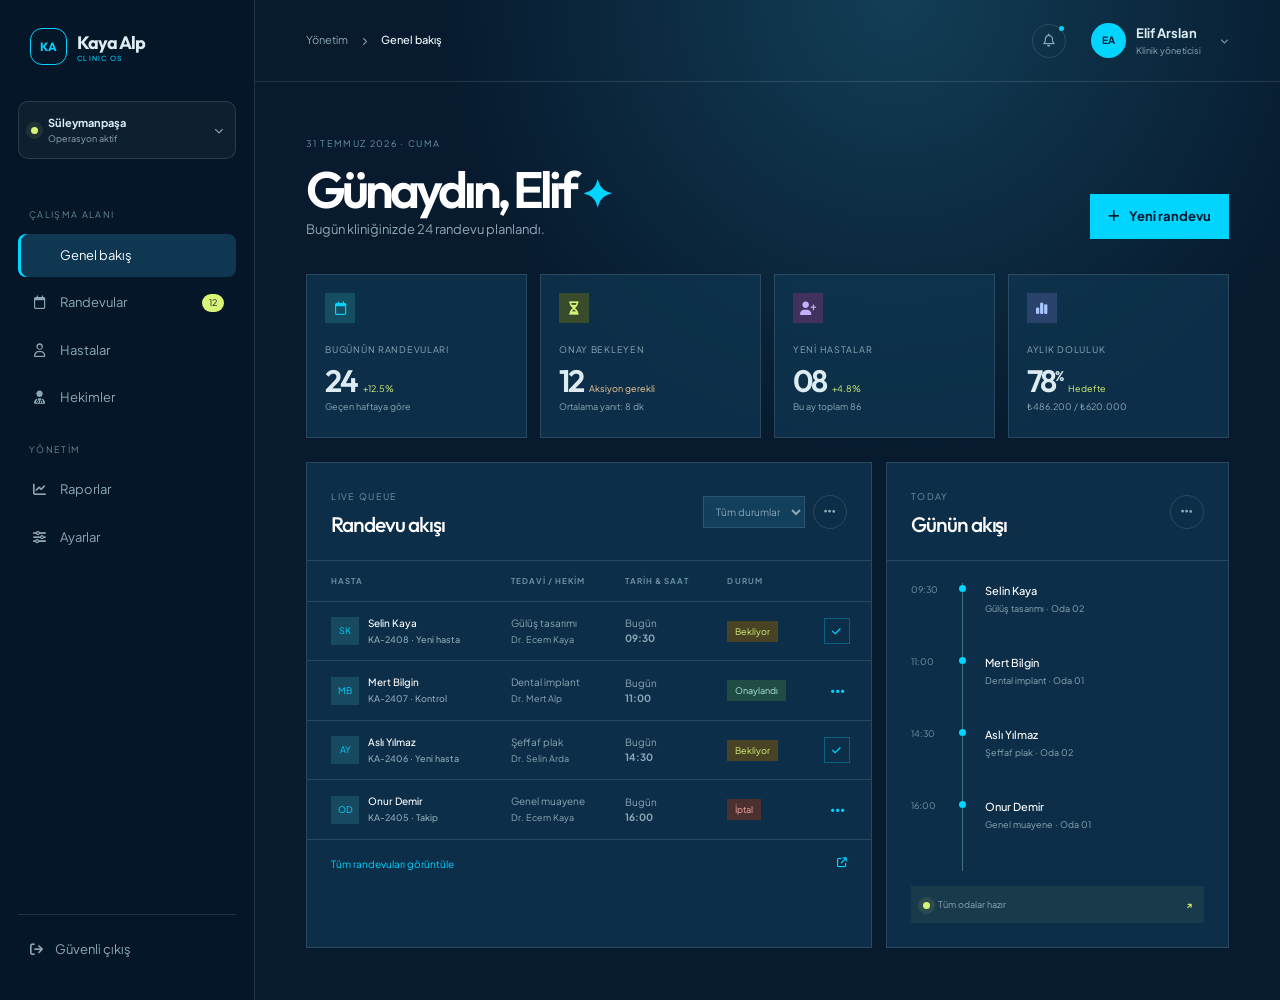
<file: admin.html>
<!doctype html><html lang="tr"><head><meta charset="utf-8"><meta name="viewport" content="width=device-width,initial-scale=1"><title>Kaya Alp Klinik — Yönetim</title><link href="https://fonts.googleapis.com/css2?family=Outfit:wght@400;500;600;700;800&family=Plus+Jakarta+Sans:wght@400;500;600;700&display=swap" rel="stylesheet"><link rel="stylesheet" href="https://cdnjs.cloudflare.com/ajax/libs/font-awesome/6.4.0/css/all.min.css"><link rel="stylesheet" href="adminn.css"></head><body class="admin-page"><aside class="admin-sidebar"><a href="index.html" class="admin-logo"><span>KA</span><b>Kaya Alp<small>CLINIC OS</small></b></a><div class="clinic-status"><span></span><div><b>Süleymanpaşa</b><small>Operasyon aktif</small></div><i class="fa-solid fa-chevron-down"></i></div><nav><small>ÇALIŞMA ALANI</small><a class="active" href="#overview"><i class="fa-solid fa-grid-2"></i> Genel bakış</a><a href="#appointments"><i class="fa-regular fa-calendar"></i> Randevular <em>12</em></a><a href="#patients"><i class="fa-regular fa-user"></i> Hastalar</a><a href="#doctors"><i class="fa-solid fa-user-doctor"></i> Hekimler</a><small>YÖNETİM</small><a href="#reports"><i class="fa-solid fa-chart-line"></i> Raporlar</a><a href="#settings"><i class="fa-solid fa-sliders"></i> Ayarlar</a></nav><a class="logout" href="login.html"><i class="fa-solid fa-arrow-right-from-bracket"></i> Güvenli çıkış</a></aside><main class="admin-content"><header class="admin-header"><button class="mobile-menu" aria-label="Menüyü aç"><i class="fa-solid fa-bars"></i></button><div class="breadcrumbs">Yönetim <i class="fa-solid fa-chevron-right"></i> <b>Genel bakış</b></div><div class="admin-actions"><button class="round-btn"><i class="fa-regular fa-bell"></i><b></b></button><div class="profile"><span>EA</span><div><b>Elif Arslan</b><small>Klinik yöneticisi</small></div><i class="fa-solid fa-chevron-down"></i></div></div></header><div class="admin-body" id="overview"><div class="welcome"><div><small>31 TEMMUZ 2026 · CUMA</small><h1>Günaydın, Elif <em>✦</em></h1><p>Bugün kliniğinizde 24 randevu planlandı.</p></div><button class="admin-primary" data-open-modal><i class="fa-solid fa-plus"></i> Yeni randevu</button></div><section class="kpi-grid"><article><div class="kpi-icon cyan"><i class="fa-regular fa-calendar"></i></div><small>BUGÜNÜN RANDEVULARI</small><strong>24</strong><span class="up">+12.5%</span><p>Geçen haftaya göre</p></article><article><div class="kpi-icon lime"><i class="fa-solid fa-hourglass-half"></i></div><small>ONAY BEKLEYEN</small><strong>12</strong><span class="attention">Aksiyon gerekli</span><p>Ortalama yanıt: 8 dk</p></article><article><div class="kpi-icon purple"><i class="fa-solid fa-user-plus"></i></div><small>YENİ HASTALAR</small><strong>08</strong><span class="up">+4.8%</span><p>Bu ay toplam 86</p></article><article><div class="kpi-icon blue"><i class="fa-solid fa-chart-simple"></i></div><small>AYLIK DOLULUK</small><strong>78<sup>%</sup></strong><span class="up">Hedefte</span><p>₺486.200 / ₺620.000</p></article></section><section class="workspace-grid"><div class="panel" id="appointments"><div class="panel-head"><div><small>LIVE QUEUE</small><h2>Randevu akışı</h2></div><div class="filters"><select id="status-filter"><option value="all">Tüm durumlar</option><option value="pending">Bekleyen</option><option value="confirmed">Onaylanan</option><option value="cancelled">İptal edilen</option></select><button class="round-btn"><i class="fa-solid fa-ellipsis"></i></button></div></div><div class="table-wrap"><table id="appointments-table"><thead><tr><th>HASTA</th><th>TEDAVİ / HEKİM</th><th>TARİH &amp; SAAT</th><th>DURUM</th><th></th></tr></thead><tbody><tr data-status="pending"><td><div class="patient"><span>SK</span><b>Selin Kaya<small>KA-2408 · Yeni hasta</small></b></div></td><td>Gülüş tasarımı<small>Dr. Ecem Kaya</small></td><td>Bugün<br><b>09:30</b></td><td><em class="tag pending">Bekliyor</em></td><td><button class="approve" data-approve title="Onayla"><i class="fa-solid fa-check"></i></button></td></tr><tr data-status="confirmed"><td><div class="patient"><span>MB</span><b>Mert Bilgin<small>KA-2407 · Kontrol</small></b></div></td><td>Dental implant<small>Dr. Mert Alp</small></td><td>Bugün<br><b>11:00</b></td><td><em class="tag confirmed">Onaylandı</em></td><td><button class="row-more">•••</button></td></tr><tr data-status="pending"><td><div class="patient"><span>AY</span><b>Aslı Yılmaz<small>KA-2406 · Yeni hasta</small></b></div></td><td>Şeffaf plak<small>Dr. Selin Arda</small></td><td>Bugün<br><b>14:30</b></td><td><em class="tag pending">Bekliyor</em></td><td><button class="approve" data-approve title="Onayla"><i class="fa-solid fa-check"></i></button></td></tr><tr data-status="cancelled"><td><div class="patient"><span>OD</span><b>Onur Demir<small>KA-2405 · Takip</small></b></div></td><td>Genel muayene<small>Dr. Ecem Kaya</small></td><td>Bugün<br><b>16:00</b></td><td><em class="tag cancelled">İptal</em></td><td><button class="row-more">•••</button></td></tr></tbody></table></div><a class="table-footer" href="#appointments">Tüm randevuları görüntüle <i class="fa-solid fa-arrow-up-right-from-square"></i></a></div><aside class="panel day-panel"><div class="panel-head"><div><small>TODAY</small><h2>Günün akışı</h2></div><button class="round-btn"><i class="fa-solid fa-ellipsis"></i></button></div><div class="timeline"><div><time>09:30</time><i></i><p><b>Selin Kaya</b><small>Gülüş tasarımı · Oda 02</small></p></div><div><time>11:00</time><i></i><p><b>Mert Bilgin</b><small>Dental implant · Oda 01</small></p></div><div><time>14:30</time><i></i><p><b>Aslı Yılmaz</b><small>Şeffaf plak · Oda 02</small></p></div><div><time>16:00</time><i></i><p><b>Onur Demir</b><small>Genel muayene · Oda 01</small></p></div></div><div class="room-status"><span></span>Tüm odalar hazır <b>↗</b></div></aside></section></div></main><div class="admin-modal" data-modal><div><button class="close-modal" data-close>×</button><small>QUICK ACTION</small><h2>Yeni randevu oluştur</h2><form action="api/appointments/create.php" method="post"><label>Hasta adı<input name="patient_name" required></label><label>Telefon<input name="patient_phone" type="tel" required></label><label>Tedavi<select name="treatment"><option value="implant">Dental implant</option><option value="smile-design">Gülüş tasarımı</option><option value="aligner">Şeffaf plak</option></select></label><label>Doktor<select name="doctor"><option>Dr. Ecem Kaya</option><option>Dr. Mert Alp</option><option>Dr. Selin Arda</option></select></label><button class="admin-primary" type="submit">Randevuyu kaydet <i class="fa-solid fa-arrow-right"></i></button></form></div></div><script>const f=document.querySelector('#status-filter');f?.addEventListener('change',()=>document.querySelectorAll('#appointments-table tbody tr').forEach(r=>r.hidden=f.value!=='all'&&r.dataset.status!==f.value));document.querySelectorAll('[data-approve]').forEach(btn=>btn.addEventListener('click',()=>{const row=btn.closest('tr'),tag=row.querySelector('.tag');row.dataset.status='confirmed';tag.className='tag confirmed';tag.textContent='Onaylandı';btn.remove()}));const modal=document.querySelector('[data-modal]');document.querySelector('[data-open-modal]')?.addEventListener('click',()=>modal.classList.add('open'));document.querySelector('[data-close]')?.addEventListener('click',()=>modal.classList.remove('open'));modal?.addEventListener('click',e=>e.target===modal&&modal.classList.remove('open'));</script></body></html>
</file>
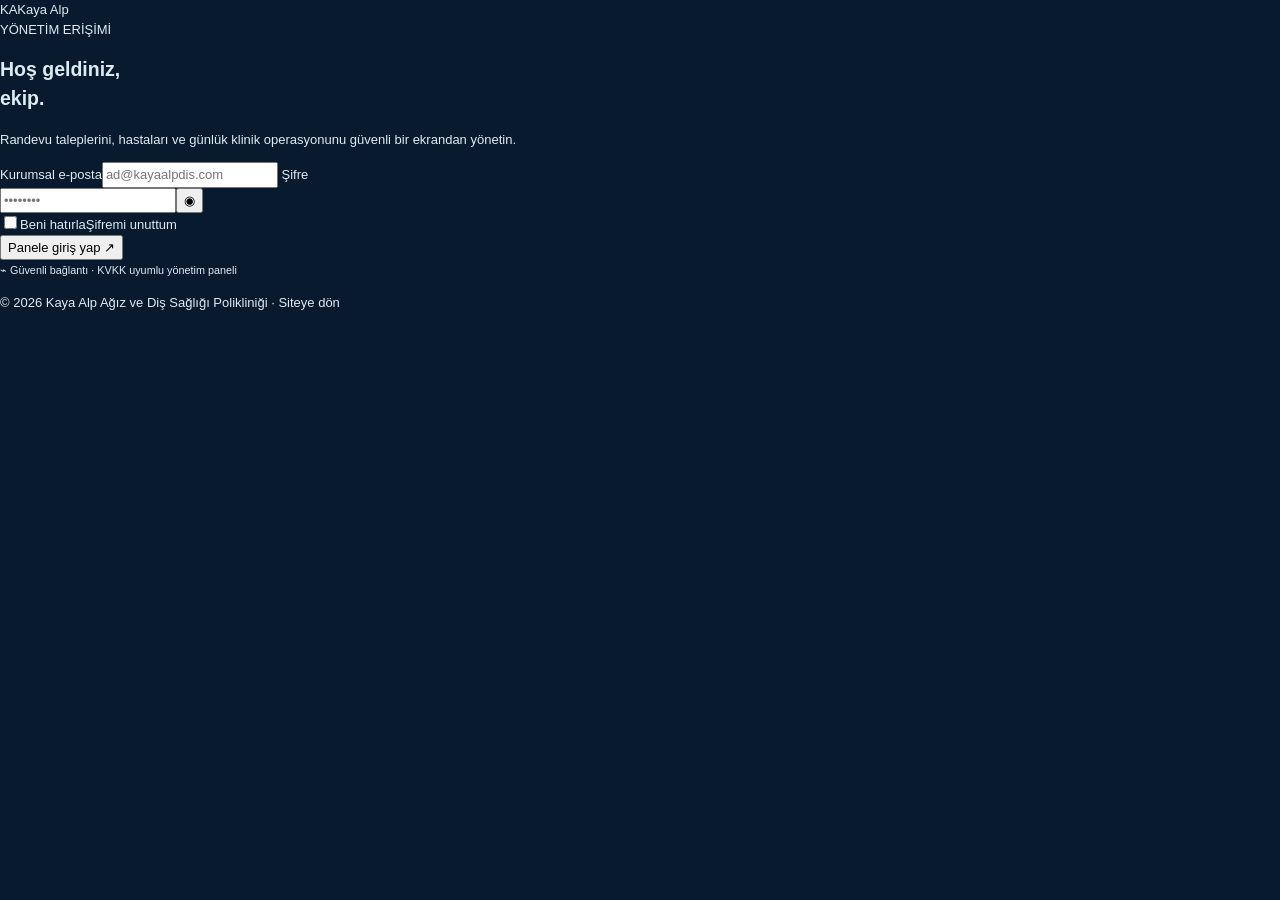
<file: login.html>
<!doctype html>
<html lang="tr">
<head>
  <meta charset="utf-8">
  <meta name="viewport" content="width=device-width, initial-scale=1">
  <title>Kaya Alp | Yönetim Girişi</title>
  <link rel="preconnect" href="https://fonts.googleapis.com">
  <link href="https://fonts.googleapis.com/css2?family=DM+Sans:wght@400;500;600;700&family=Manrope:wght@500;600;700;800&display=swap" rel="stylesheet">
  <link rel="stylesheet" href="adminn.css">
</head>
<body class="auth-page">
  <main class="auth-shell">
    <a class="admin-brand" href="index.html"><span>KA</span>Kaya Alp</a>
    <section class="auth-card" aria-labelledby="login-title">
      <div class="auth-kicker">YÖNETİM ERİŞİMİ</div>
      <h1 id="login-title">Hoş geldiniz,<br><span>ekip.</span></h1>
      <p class="auth-lead">Randevu taleplerini, hastaları ve günlük klinik operasyonunu güvenli bir ekrandan yönetin.</p>
      <form action="api/auth/login.php" method="post" class="auth-form">
        <label for="email">Kurumsal e-posta<input id="email" name="email" type="email" autocomplete="username" placeholder="ad@kayaalpdis.com" required></label>
        <label for="password">Şifre<div class="password-field"><input id="password" name="password" type="password" autocomplete="current-password" placeholder="••••••••" required><button type="button" data-toggle-password aria-label="Şifreyi göster">◉</button></div></label>
        <div class="auth-row"><label class="check"><input type="checkbox" name="remember"><span>Beni hatırla</span></label><a href="mailto:it@kayaalpdis.com">Şifremi unuttum</a></div>
        <button class="admin-button" type="submit">Panele giriş yap <span>↗</span></button>
      </form>
      <small class="secure-note">⌁ Güvenli bağlantı · KVKK uyumlu yönetim paneli</small>
    </section>
    <p class="auth-footer">© 2026 Kaya Alp Ağız ve Diş Sağlığı Polikliniği · <a href="index.html">Siteye dön</a></p>
  </main>
  <script>
    document.querySelector('[data-toggle-password]').addEventListener('click', event => {
      const input = document.getElementById('password');
      input.type = input.type === 'password' ? 'text' : 'password';
      event.currentTarget.textContent = input.type === 'password' ? '◉' : '◌';
    });
  </script>
</body>
</html>
</file>
<file: adminn.css>
:root{--navy:#071a2e;--navy-2:#0b2840;--panel:#103752;--panel-soft:#123f5c;--cyan:#00d4ff;--cyan-soft:#a9eefa;--lime:#d8f477;--white:#f7fbff;--muted:#8ca8b7;--line:rgba(255,255,255,.12);--text:#dcecf2;--display:'Outfit',sans-serif;--body:'Plus Jakarta Sans',sans-serif;--shadow:0 25px 70px rgba(0,0,0,.24)}*{box-sizing:border-box}body{margin:0;background:var(--navy);color:var(--text);font-family:var(--body);font-size:13px;line-height:1.5}a{text-decoration:none;color:inherit}button,input,select{font:inherit}.admin-page{display:flex;min-height:100vh;background:radial-gradient(circle at 70% 0,#123e56 0,transparent 34%),var(--navy)}.admin-sidebar{width:255px;flex:none;background:rgba(5,21,37,.7);border-right:1px solid var(--line);padding:28px 18px;display:flex;flex-direction:column}.admin-logo{display:flex;align-items:center;gap:10px;margin:0 12px 36px}.admin-logo>span{display:grid;place-items:center;width:37px;height:37px;border:1px solid var(--cyan);border-radius:12px;color:var(--cyan);font:700 12px var(--display)}.admin-logo b{font:700 18px var(--display);letter-spacing:-.05em}.admin-logo small{display:block;color:var(--cyan);font:500 7px var(--body);letter-spacing:.18em}.clinic-status{display:flex;align-items:center;gap:10px;padding:13px 12px;background:rgba(255,255,255,.04);border:1px solid var(--line);border-radius:10px;margin-bottom:30px}.clinic-status>span,.room-status span{width:7px;height:7px;background:var(--lime);border-radius:50%;box-shadow:0 0 0 5px rgba(216,244,119,.09)}.clinic-status>div{flex:1;display:flex;flex-direction:column}.clinic-status b{font-size:11px}.clinic-status small{color:var(--muted);font-size:9px}.clinic-status i{font-size:9px;color:var(--muted)}.admin-sidebar nav{display:flex;flex-direction:column;gap:4px}.admin-sidebar nav small{color:#668797;letter-spacing:.15em;font-size:9px;margin:19px 11px 8px}.admin-sidebar nav a,.logout{display:flex;align-items:center;gap:12px;padding:12px;border-radius:8px;color:var(--muted);transition:.25s}.admin-sidebar nav a i{width:18px;text-align:center}.admin-sidebar nav a:hover,.admin-sidebar nav a.active{background:var(--panel);color:var(--white);box-shadow:inset 3px 0 var(--cyan)}.admin-sidebar nav em{margin-left:auto;font-style:normal;font-size:9px;background:var(--lime);color:var(--navy);padding:2px 7px;border-radius:14px}.logout{margin-top:auto;border-top:1px solid var(--line);padding-top:25px;border-radius:0}.admin-content{flex:1;min-width:0}.admin-header{height:82px;border-bottom:1px solid var(--line);display:flex;align-items:center;justify-content:space-between;padding:0 clamp(25px,4vw,56px)}.breadcrumbs{color:var(--muted);font-size:11px}.breadcrumbs i{font-size:8px;margin:0 12px}.breadcrumbs b{color:var(--white);font-weight:500}.admin-actions{display:flex;align-items:center;gap:25px}.round-btn{width:34px;height:34px;border-radius:50%;border:1px solid var(--line);background:transparent;color:var(--muted);cursor:pointer;position:relative}.round-btn>b{position:absolute;right:1px;top:1px;width:5px;height:5px;background:var(--cyan);border-radius:50%}.profile{display:flex;align-items:center;gap:10px}.profile>span{display:grid;place-items:center;width:35px;height:35px;background:var(--cyan);color:var(--navy);border-radius:50%;font-size:10px;font-weight:700}.profile div{display:flex;flex-direction:column}.profile small{font-size:9px;color:var(--muted)}.profile>i{font-size:8px;color:var(--muted);margin-left:10px}.mobile-menu{display:none}.admin-body{padding:clamp(28px,4vw,54px)}.welcome{display:flex;align-items:end;justify-content:space-between;margin-bottom:35px}.welcome>div>small,.panel-head small{font-size:9px;letter-spacing:.15em;color:#6d94a4}.welcome h1{font:600 clamp(2.2rem,4vw,3.7rem)/1 var(--display);letter-spacing:-.08em;margin:11px 0 5px;color:#fff}.welcome h1 em{font-style:normal;color:var(--cyan);font-size:.75em}.welcome p{color:var(--muted);margin:0}.admin-primary{display:inline-flex;align-items:center;justify-content:center;gap:10px;border:0;background:var(--cyan);color:var(--navy);padding:13px 18px;font-weight:700;cursor:pointer;transition:.3s}.admin-primary:hover{transform:translateY(-3px);box-shadow:0 14px 28px rgba(0,212,255,.2)}.kpi-grid{display:grid;grid-template-columns:repeat(4,1fr);gap:13px;margin-bottom:24px}.kpi-grid article{background:rgba(16,55,82,.72);border:1px solid var(--line);padding:18px;min-height:164px}.kpi-icon{display:grid;place-items:center;width:30px;height:30px;margin-bottom:20px}.kpi-icon.cyan{background:#154e62;color:var(--cyan)}.kpi-icon.lime{background:#384b2d;color:var(--lime)}.kpi-icon.purple{background:#40325d;color:#c2b1ff}.kpi-icon.blue{background:#2a436c;color:#a8c5ff}.kpi-grid article>small{display:block;color:var(--muted);font-size:9px;letter-spacing:.08em}.kpi-grid strong{font:600 31px var(--display);letter-spacing:-.08em;margin:4px 7px 0 0;display:inline-block}.kpi-grid sup{font-size:14px}.kpi-grid article>span:not(.kpi-icon){font-size:9px}.up{color:var(--lime)}.attention{color:#f6ce94}.kpi-grid p{color:var(--muted);font-size:9px;margin:0}.workspace-grid{display:grid;grid-template-columns:1.65fr 1fr;gap:14px}.panel{background:rgba(16,55,82,.72);border:1px solid var(--line);min-width:0}.panel-head{display:flex;justify-content:space-between;align-items:center;padding:23px 24px;border-bottom:1px solid var(--line)}.panel-head h2{font:500 21px var(--display);letter-spacing:-.05em;color:#fff;margin:5px 0 0}.filters{display:flex;gap:8px;align-items:center}.filters select{background:var(--panel-soft);color:var(--muted);border:1px solid var(--line);padding:8px;font-size:10px}.table-wrap{overflow:auto}table{width:100%;border-collapse:collapse;white-space:nowrap}th,td{padding:14px 12px;text-align:left;border-bottom:1px solid var(--line);font-size:10px;color:var(--muted)}th{font-size:8px;letter-spacing:.13em;color:#6791a1}td:first-child,th:first-child{padding-left:24px}.patient{display:flex;align-items:center;gap:9px}.patient>span{display:grid;place-items:center;width:28px;height:28px;background:#174960;color:var(--cyan);font-size:9px}.patient b{display:flex;flex-direction:column;color:#fff;font-weight:500}.patient small,td>small{display:block;color:var(--muted);font-size:9px;margin-top:2px}.tag{font-style:normal;font-size:9px;padding:5px 8px}.tag.pending{background:#494325;color:var(--lime)}.tag.confirmed{background:#214b45;color:#a8edd9}.tag.cancelled{background:#4c302f;color:#f4a7a0}.approve,.row-more{border:0;background:transparent;color:var(--cyan);cursor:pointer}.approve{width:26px;height:26px;border:1px solid rgba(0,212,255,.3)}.table-footer{display:block;padding:17px 24px;color:var(--cyan);font-size:10px}.table-footer i{float:right}.timeline{padding:22px 24px 5px}.timeline>div{display:grid;grid-template-columns:42px 14px 1fr;gap:9px;min-height:72px}.timeline time{font-size:9px;color:#6f96a3}.timeline>div>i{width:1px;background:#477482;position:relative}.timeline>div>i:before{content:'';position:absolute;left:-3px;top:2px;width:7px;height:7px;border-radius:50%;background:var(--cyan)}.timeline p{margin:0;display:flex;flex-direction:column;gap:3px}.timeline p b{font-size:11px;color:#fff;font-weight:500}.timeline p small{font-size:9px;color:var(--muted)}.room-status{margin:10px 24px 24px;padding:12px;background:rgba(216,244,119,.06);font-size:9px;color:var(--muted)}.room-status span{display:inline-block;margin-right:8px;vertical-align:middle}.room-status b{float:right;color:var(--lime)}.admin-modal{display:none;position:fixed;inset:0;place-items:center;padding:20px;background:rgba(4,17,28,.78);backdrop-filter:blur(8px);z-index:20}.admin-modal.open{display:grid}.admin-modal>div{width:min(430px,100%);background:var(--panel);border:1px solid var(--line);padding:35px;position:relative;box-shadow:var(--shadow)}.admin-modal small{color:var(--cyan);font-size:9px;letter-spacing:.15em}.admin-modal h2{font:500 27px var(--display);margin:14px 0 25px;color:#fff}.close-modal{position:absolute;right:15px;top:10px;border:0;background:none;color:var(--muted);font-size:26px;cursor:pointer}.admin-modal label{display:block;color:var(--muted);font-size:10px;margin:14px 0}.admin-modal input,.admin-modal select{display:block;width:100%;background:transparent;color:#fff;border:0;border-bottom:1px solid var(--line);padding:10px 0;outline:0}.admin-modal select option{background:var(--navy)}.admin-modal .admin-primary{width:100%;margin-top:20px}@media(max-width:1100px){.admin-sidebar{width:220px}.kpi-grid{grid-template-columns:1fr 1fr}.workspace-grid{grid-template-columns:1fr}}@media(max-width:680px){.admin-page{display:block}.admin-sidebar{width:100%;padding:17px 16px}.admin-logo{margin:0 0 16px}.clinic-status,.admin-sidebar nav small,.logout{display:none}.admin-sidebar nav{flex-direction:row;overflow:auto}.admin-sidebar nav a{white-space:nowrap}.admin-sidebar nav a:not(.active){display:none}.admin-header{height:66px;padding:0 16px}.mobile-menu{display:block;border:0;background:none;color:var(--cyan);font-size:18px}.breadcrumbs{display:none}.admin-body{padding:25px 16px}.welcome{display:block}.welcome .admin-primary{margin-top:24px}.kpi-grid{grid-template-columns:1fr 1fr}.kpi-grid article{padding:14px;min-height:145px}.kpi-grid strong{font-size:26px}.panel-head{padding:19px 16px;align-items:flex-start}.filters select{max-width:112px}.table-wrap{margin:0}.patient>span{display:none}td:first-child,th:first-child{padding-left:16px}.timeline{padding-left:16px;padding-right:16px}.room-status{margin-left:16px;margin-right:16px}.profile div,.profile>i{display:none}.workspace-grid{display:block}.day-panel{margin-top:14px}}
</file>
